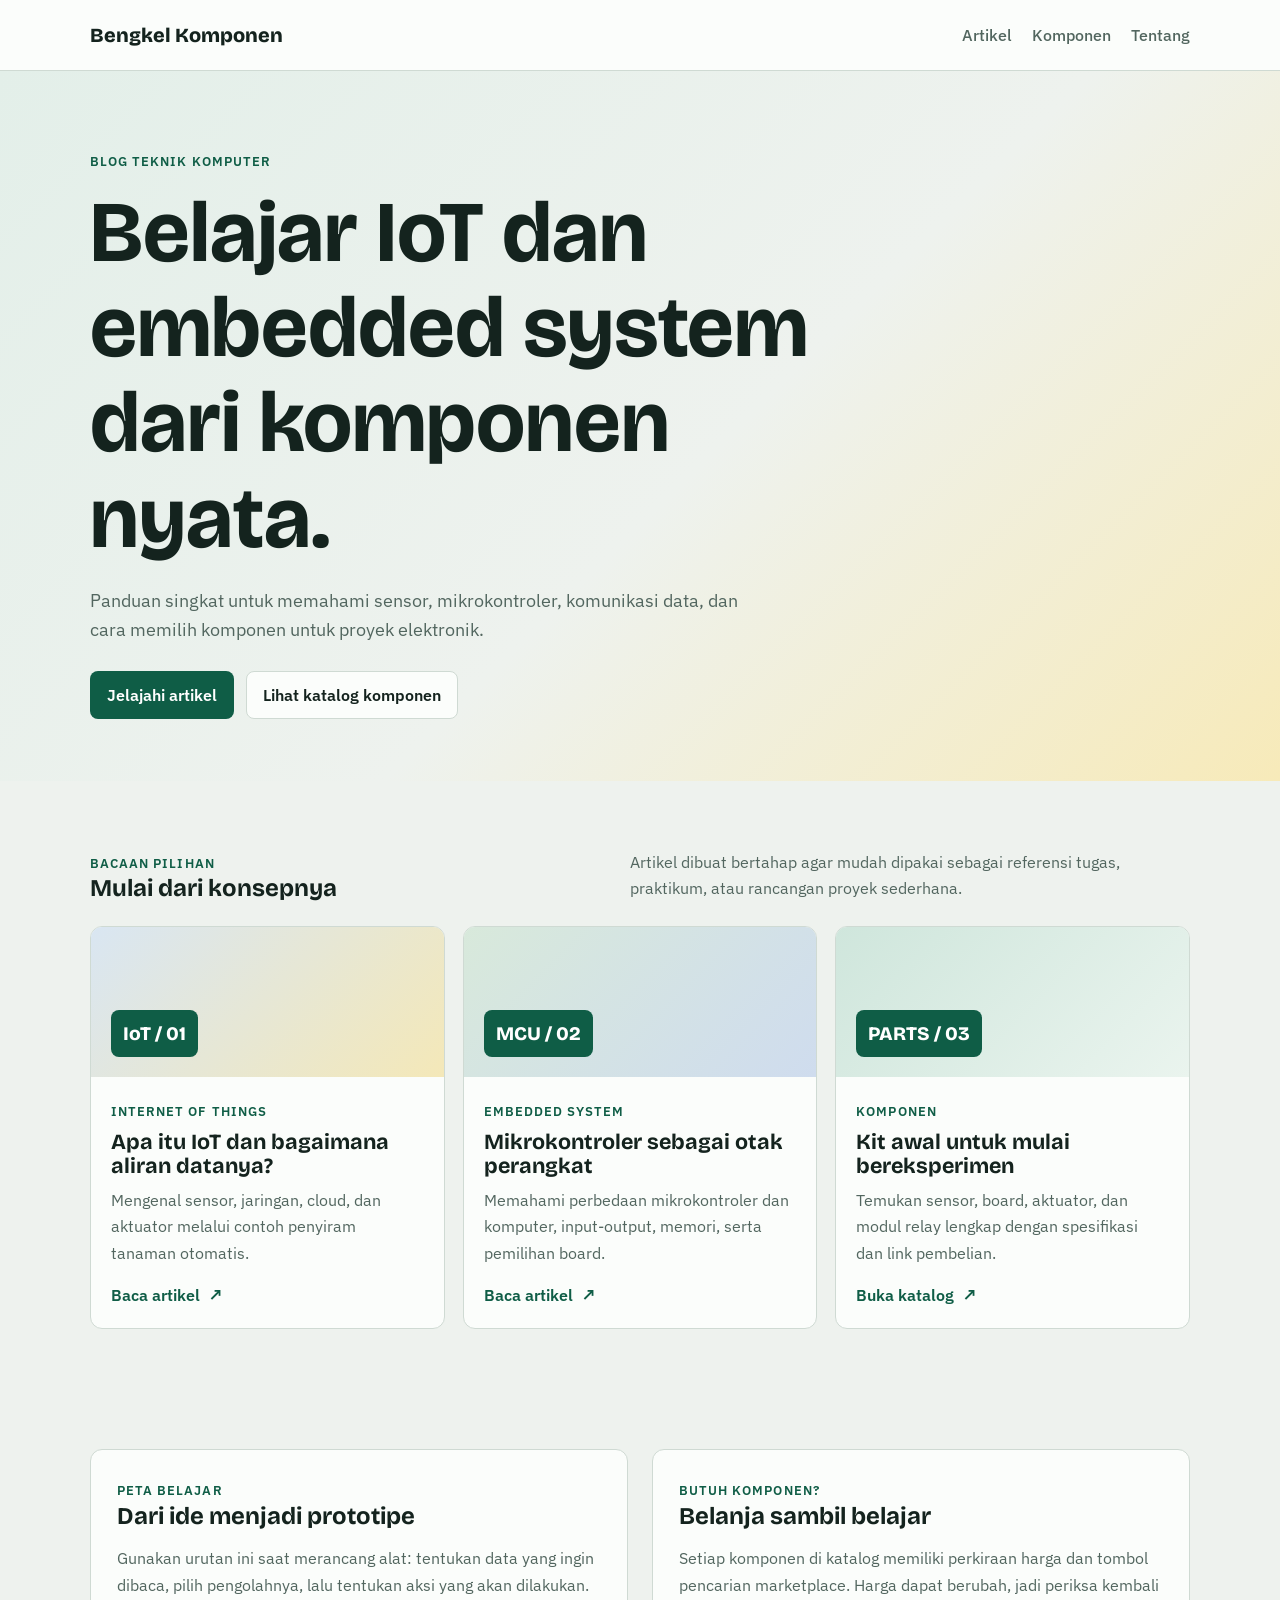
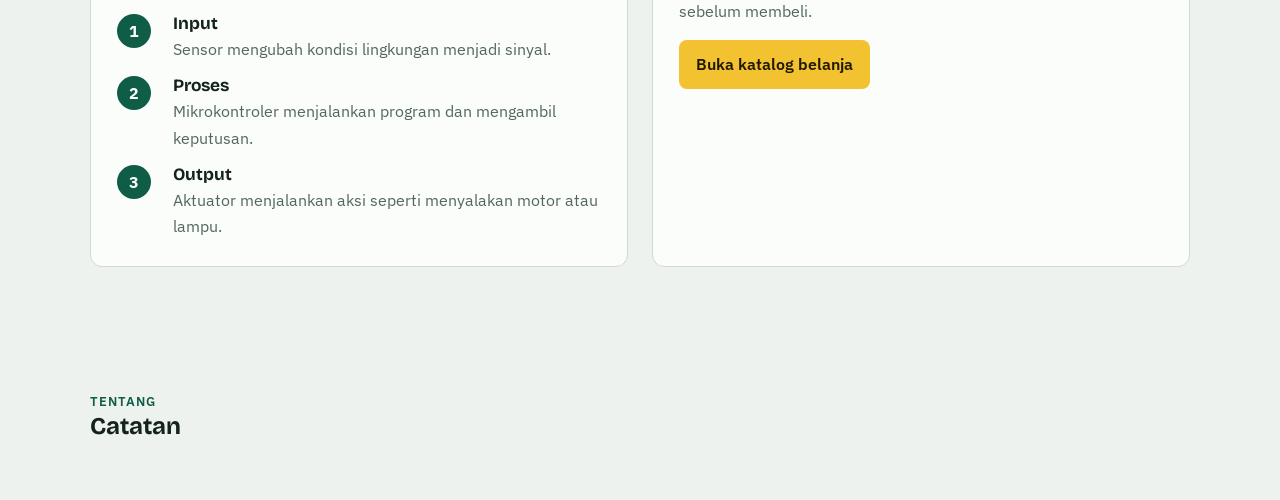
<file: index.html>
<!doctype html>
<html lang="id">

<head>
    <meta charset="utf-8">
    <meta name="viewport" content="width=device-width, initial-scale=1">

    <title>Bengkel Komponen | Blog Teknik Komputer</title>

    <!-- Google Adsens -->
    <script
        async
        src="https://pagead2.googlesyndication.com/pagead/js/adsbygoogle.js?client=ca-pub-1979333216692080"
        crossorigin="anonymous">
    </script>

    <!-- Google Fonts -->
    <link rel="preconnect" href="https://fonts.googleapis.com">
    <link
        href="https://fonts.googleapis.com/css2?family=Bricolage+Grotesque:wght@600;800&family=IBM+Plex+Sans:wght@400;500;600&display=swap"
        rel="stylesheet"
    >

    <!-- Styles -->
    <link rel="stylesheet" href="styles.css">
</head>

<body>

    <header class="top">
        <div class="wrap">
            <a class="brand" href="index.html">
                Bengkel Komponen
            </a>

            <nav class="nav">
                <a href="#artikel">Artikel</a>
                <a href="komponen.html">Komponen</a>
                <a href="#tentang">Tentang</a>
            </nav>
        </div>
    </header>

    <main>

        <!-- Hero -->
        <section class="hero">
            <div class="wrap">
                <span class="eyebrow">
                    Blog teknik komputer
                </span>

                <h1>
                    Belajar IoT dan embedded system dari komponen nyata.
                </h1>

                
                <p>
                    Panduan singkat untuk memahami sensor, mikrokontroler,
                    komunikasi data, dan cara memilih komponen untuk proyek elektronik.
                </p>

                <div class="actions">
                    <a class="btn main" href="#artikel">
                        Jelajahi artikel
                    </a>

                    <a class="btn ghost" href="komponen.html">
                        Lihat katalog komponen
                    </a>
                </div>
            </div>
        </section>

        <!-- Artikel -->
        <section class="section" id="artikel">
            <div class="wrap">

                <div class="section-head">
                    <div>
                        <span class="eyebrow">
                            Bacaan pilihan
                        </span>

                        <h2>
                            Mulai dari konsepnya
                        </h2>
                    </div>

                    <p>
                        Artikel dibuat bertahap agar mudah dipakai sebagai referensi
                        tugas, praktikum, atau rancangan proyek sederhana.
                    </p>
                </div>

                <div class="grid">

                    <!-- Artikel IoT -->
                    <article class="card">
                        <div class="visual iot">
                            <span class="chip">
                                IoT / 01
                            </span>
                        </div>

                        <div class="card-body">
                            <span class="tag">
                                Internet of Things
                            </span>

                            <h3>
                                Apa itu IoT dan bagaimana aliran datanya?
                            </h3>

                            <p>
                                Mengenal sensor, jaringan, cloud, dan aktuator
                                melalui contoh penyiram tanaman otomatis.
                            </p>

                            <a class="link" href="artikel-iot.html">
                                Baca artikel
                                <span class="link-icon" aria-hidden="true">↗</span>
                            </a>
                        </div>
                    </article>

                    <!-- Artikel Embedded System -->
                    <article class="card">
                        <div class="visual embedded">
                            <span class="chip">
                                MCU / 02
                            </span>
                        </div>

                        <div class="card-body">
                            <span class="tag">
                                Embedded system
                            </span>

                            <h3>
                                Mikrokontroler sebagai otak perangkat
                            </h3>

                            <p>
                                Memahami perbedaan mikrokontroler dan komputer,
                                input-output, memori, serta pemilihan board.
                            </p>

                            <a class="link" href="artikel-embedded-system.html">
                                Baca artikel
                                <span class="link-icon" aria-hidden="true">↗</span>
                            </a>
                        </div>
                    </article>

                    <!-- Katalog Komponen -->
                    <article class="card">
                        <div class="visual">
                            <span class="chip">
                                PARTS / 03
                            </span>
                        </div>

                        <div class="card-body">
                            <span class="tag">
                                Komponen
                            </span>

                            <h3>
                                Kit awal untuk mulai bereksperimen
                            </h3>

                            <p>
                                Temukan sensor, board, aktuator, dan modul relay
                                lengkap dengan spesifikasi dan link pembelian.
                            </p>

                            <a class="link" href="komponen.html">
                                Buka katalog
                                <span class="link-icon" aria-hidden="true">↗</span>
                            </a>
                        </div>
                    </article>

                </div>
            </div>
        </section>

        <!-- Peta Belajar -->
        <section class="section">
            <div class="wrap split">

                <div class="panel">
                    <span class="eyebrow">
                        Peta belajar
                    </span>

                    <h2>
                        Dari ide menjadi prototipe
                    </h2>

                    <p>
                        Gunakan urutan ini saat merancang alat: tentukan data
                        yang ingin dibaca, pilih pengolahnya, lalu tentukan aksi
                        yang akan dilakukan.
                    </p>

                    <div class="steps">

                        <div class="step">
                            <span class="number">1</span>

                            <div>
                                <h3>Input</h3>

                                <p>
                                    Sensor mengubah kondisi lingkungan menjadi sinyal.
                                </p>
                            </div>
                        </div>

                        <div class="step">
                            <span class="number">2</span>

                            <div>
                                <h3>Proses</h3>

                                <p>
                                    Mikrokontroler menjalankan program dan mengambil keputusan.
                                </p>
                            </div>
                        </div>

                        <div class="step">
                            <span class="number">3</span>

                            <div>
                                <h3>Output</h3>

                                <p>
                                    Aktuator menjalankan aksi seperti menyalakan motor atau lampu.
                                </p>
                            </div>
                        </div>

                    </div>
                </div>

                <div class="panel">
                    <span class="eyebrow">
                        Butuh komponen?
                    </span>

                    <h2>
                        Belanja sambil belajar
                    </h2>

                    <p>
                        Setiap komponen di katalog memiliki perkiraan harga
                        dan tombol pencarian marketplace. Harga dapat berubah,
                        jadi periksa kembali sebelum membeli.
                    </p>

                    <a class="btn buy" href="komponen.html">
                        Buka katalog belanja
                    </a>
                </div>

            </div>
        </section>

        <!-- Tentang -->
        <section class="section" id="tentang">
            <div class="wrap">

                <span class="eyebrow">
                    Tentang
                </span>

                <h2>
                    Catatan
</file>
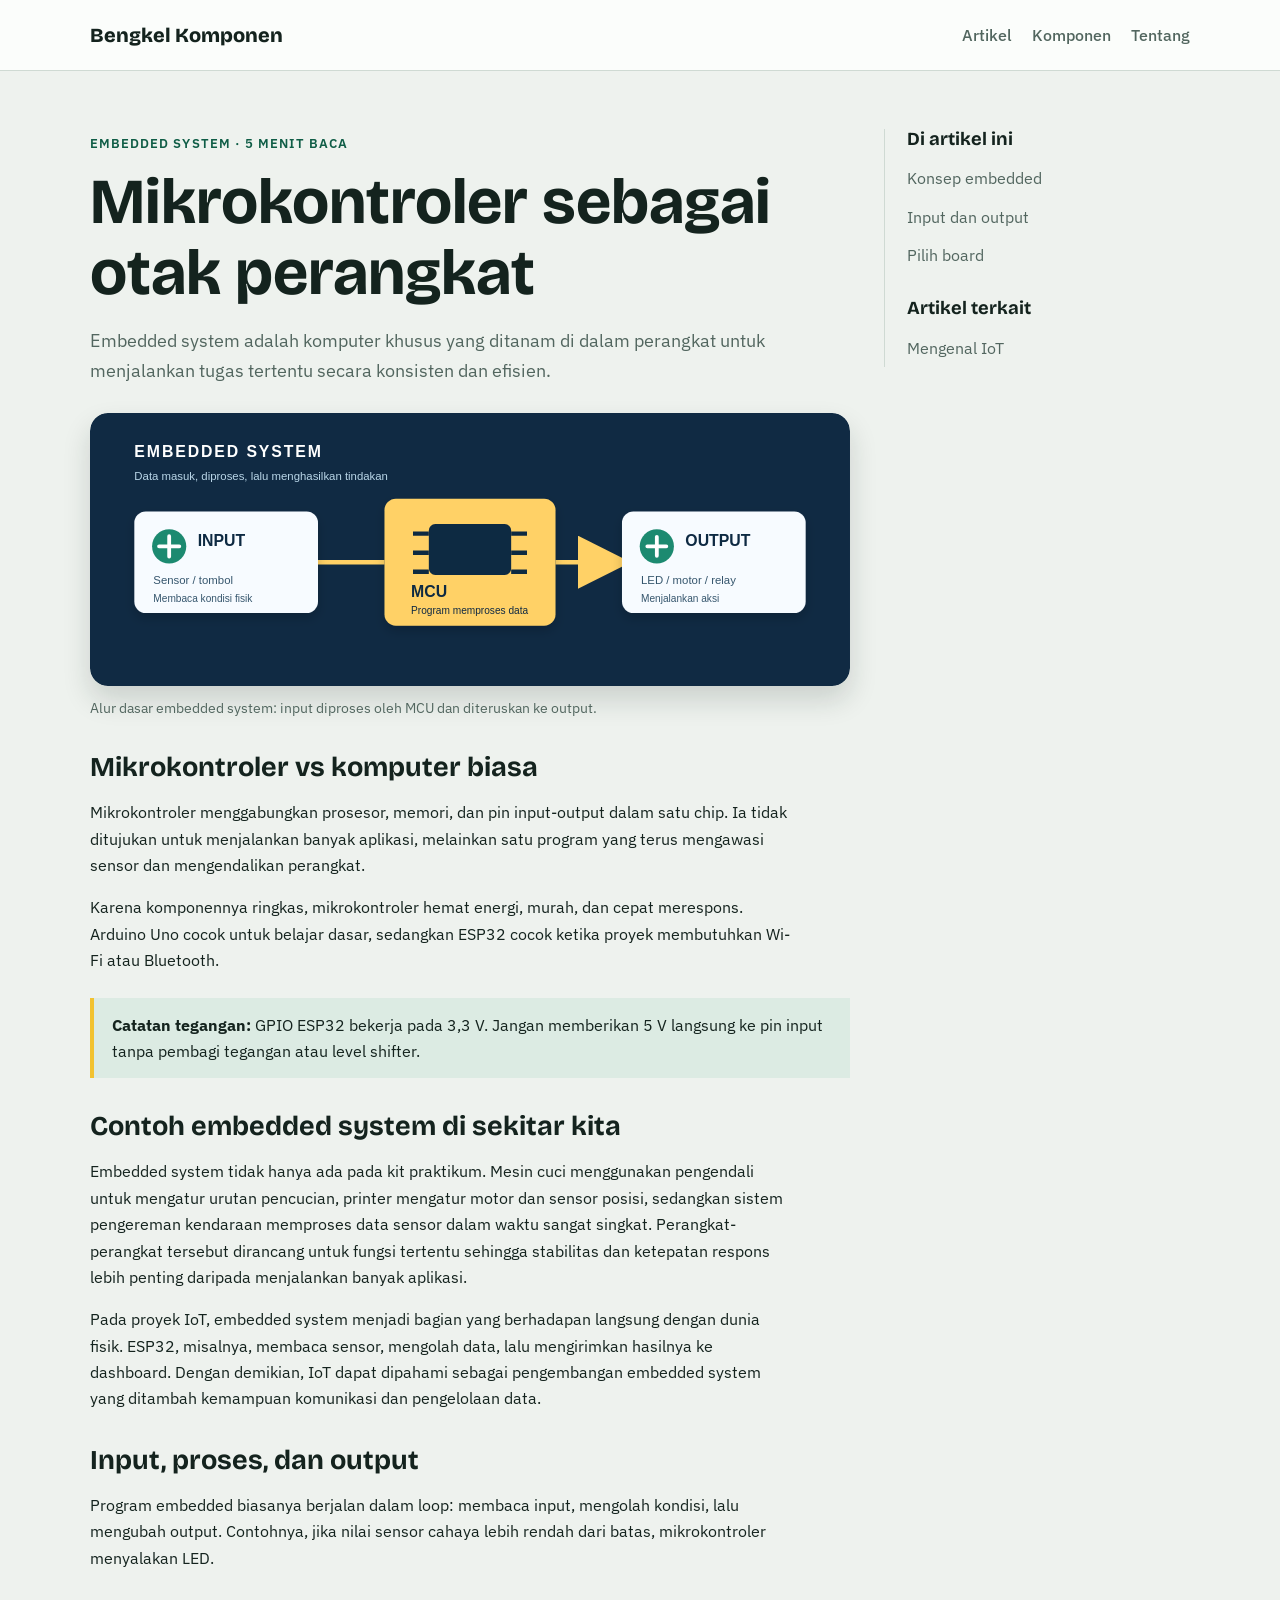
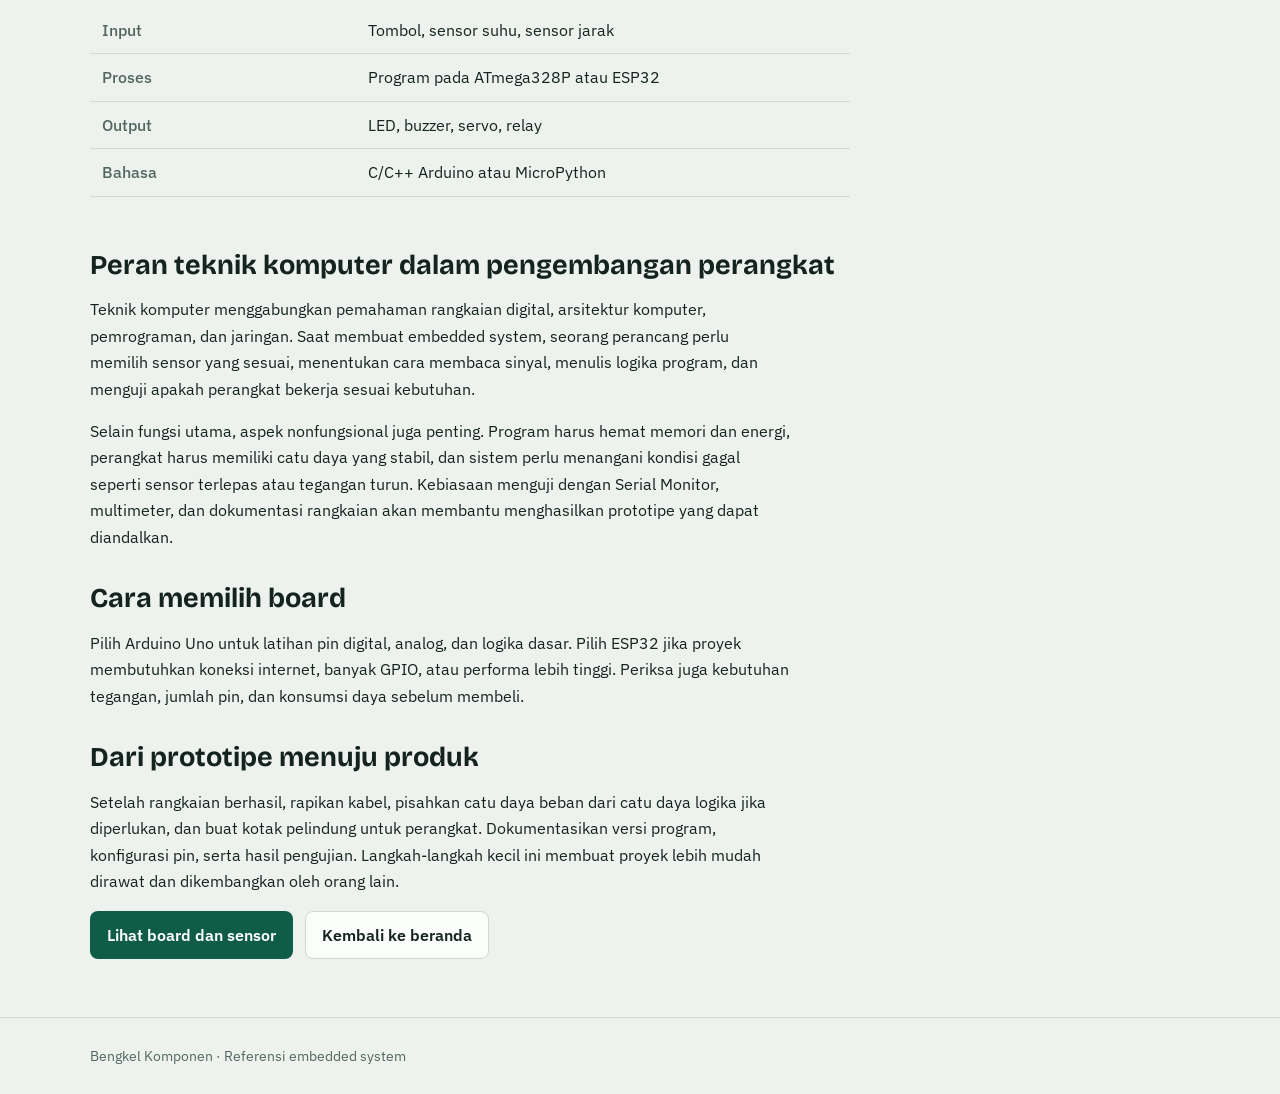
<file: artikel-embedded-system.html>
<!doctype html>
<html lang="id">
<head>
  <meta charset="utf-8">
  <meta name="viewport" content="width=device-width, initial-scale=1">
  <title>Mengenal Embedded System | Bengkel Komponen</title>
  <link rel="preconnect" href="https://fonts.googleapis.com">
  <link href="https://fonts.googleapis.com/css2?family=Bricolage+Grotesque:wght@600;800&family=IBM+Plex+Sans:wght@400;500;600&display=swap" rel="stylesheet">
  <link rel="stylesheet" href="styles.css">
</head>
<body>
  <header class="top">
    <div class="wrap">
      <a class="brand" href="index.html">Bengkel Komponen</a>
      <nav class="nav">
        <a href="index.html#artikel">Artikel</a>
        <a href="komponen.html">Komponen</a>
        <a href="index.html#tentang">Tentang</a>
      </nav>
    </div>
  </header>
  <main class="article">
    <div class="wrap article-layout">
      <article>
        <span class="eyebrow">Embedded system · 5 menit baca</span>
        <h1>Mikrokontroler sebagai otak perangkat</h1>
        <p class="article-intro">Embedded system adalah komputer khusus yang ditanam di dalam perangkat untuk menjalankan tugas tertentu secara konsisten dan efisien.</p>
        <figure class="article-visual topology-image">
          <img src="assets/embedded-topology.svg" alt="Diagram alur embedded system: input berupa sensor atau tombol diproses MCU lalu menghasilkan output seperti LED, motor, atau relay.">
          <figcaption>Alur dasar embedded system: input diproses oleh MCU dan diteruskan ke output.</figcaption>
        </figure>
        <h2>Mikrokontroler vs komputer biasa</h2>
        <p>Mikrokontroler menggabungkan prosesor, memori, dan pin input-output dalam satu chip. Ia tidak ditujukan untuk menjalankan banyak aplikasi, melainkan satu program yang terus mengawasi sensor dan mengendalikan perangkat.</p>
        <p>Karena komponennya ringkas, mikrokontroler hemat energi, murah, dan cepat merespons. Arduino Uno cocok untuk belajar dasar, sedangkan ESP32 cocok ketika proyek membutuhkan Wi-Fi atau Bluetooth.</p>
        <div class="callout"><b>Catatan tegangan:</b> GPIO ESP32 bekerja pada 3,3 V. Jangan memberikan 5 V langsung ke pin input tanpa pembagi tegangan atau level shifter.</div>
        <h2>Contoh embedded system di sekitar kita</h2>
        <p>Embedded system tidak hanya ada pada kit praktikum. Mesin cuci menggunakan pengendali untuk mengatur urutan pencucian, printer mengatur motor dan sensor posisi, sedangkan sistem pengereman kendaraan memproses data sensor dalam waktu sangat singkat. Perangkat-perangkat tersebut dirancang untuk fungsi tertentu sehingga stabilitas dan ketepatan respons lebih penting daripada menjalankan banyak aplikasi.</p>
        <p>Pada proyek IoT, embedded system menjadi bagian yang berhadapan langsung dengan dunia fisik. ESP32, misalnya, membaca sensor, mengolah data, lalu mengirimkan hasilnya ke dashboard. Dengan demikian, IoT dapat dipahami sebagai pengembangan embedded system yang ditambah kemampuan komunikasi dan pengelolaan data.</p>
        <h2>Input, proses, dan output</h2>
        <p>Program embedded biasanya berjalan dalam loop: membaca input, mengolah kondisi, lalu mengubah output. Contohnya, jika nilai sensor cahaya lebih rendah dari batas, mikrokontroler menyalakan LED.</p>
        <div class="tablewrap">
          <table class="spec">
            <tr><th>Input</th><td>Tombol, sensor suhu, sensor jarak</td></tr>
            <tr><th>Proses</th><td>Program pada ATmega328P atau ESP32</td></tr>
            <tr><th>Output</th><td>LED, buzzer, servo, relay</td></tr>
            <tr><th>Bahasa</th><td>C/C++ Arduino atau MicroPython</td></tr>
          </table>
        </div>
        <h2>Peran teknik komputer dalam pengembangan perangkat</h2>
        <p>Teknik komputer menggabungkan pemahaman rangkaian digital, arsitektur komputer, pemrograman, dan jaringan. Saat membuat embedded system, seorang perancang perlu memilih sensor yang sesuai, menentukan cara membaca sinyal, menulis logika program, dan menguji apakah perangkat bekerja sesuai kebutuhan.</p>
        <p>Selain fungsi utama, aspek nonfungsional juga penting. Program harus hemat memori dan energi, perangkat harus memiliki catu daya yang stabil, dan sistem perlu menangani kondisi gagal seperti sensor terlepas atau tegangan turun. Kebiasaan menguji dengan Serial Monitor, multimeter, dan dokumentasi rangkaian akan membantu menghasilkan prototipe yang dapat diandalkan.</p>
        <h2>Cara memilih board</h2>
        <p>Pilih Arduino Uno untuk latihan pin digital, analog, dan logika dasar. Pilih ESP32 jika proyek membutuhkan koneksi internet, banyak GPIO, atau performa lebih tinggi. Periksa juga kebutuhan tegangan, jumlah pin, dan konsumsi daya sebelum membeli.</p>
        <h2>Dari prototipe menuju produk</h2>
        <p>Setelah rangkaian berhasil, rapikan kabel, pisahkan catu daya beban dari catu daya logika jika diperlukan, dan buat kotak pelindung untuk perangkat. Dokumentasikan versi program, konfigurasi pin, serta hasil pengujian. Langkah-langkah kecil ini membuat proyek lebih mudah dirawat dan dikembangkan oleh orang lain.</p>
        <div class="actions">
          <a class="btn main" href="komponen.html">Lihat board dan sensor</a>
          <a class="btn ghost" href="index.html">Kembali ke beranda</a>
        </div>
      </article>
      <aside class="aside">
        <h3>Di artikel ini</h3>
        <a href="#">Konsep embedded</a>
        <a href="#">Input dan output</a>
        <a href="komponen.html">Pilih board</a>
        <h3 class="aside-heading">Artikel terkait</h3>
        <a href="artikel-iot.html">Mengenal IoT</a>
      </aside>
    </div>
  </main>
  <footer class="footer"><div class="wrap">Bengkel Komponen · Referensi embedded system</div></footer>
</body>
</html>
</file>
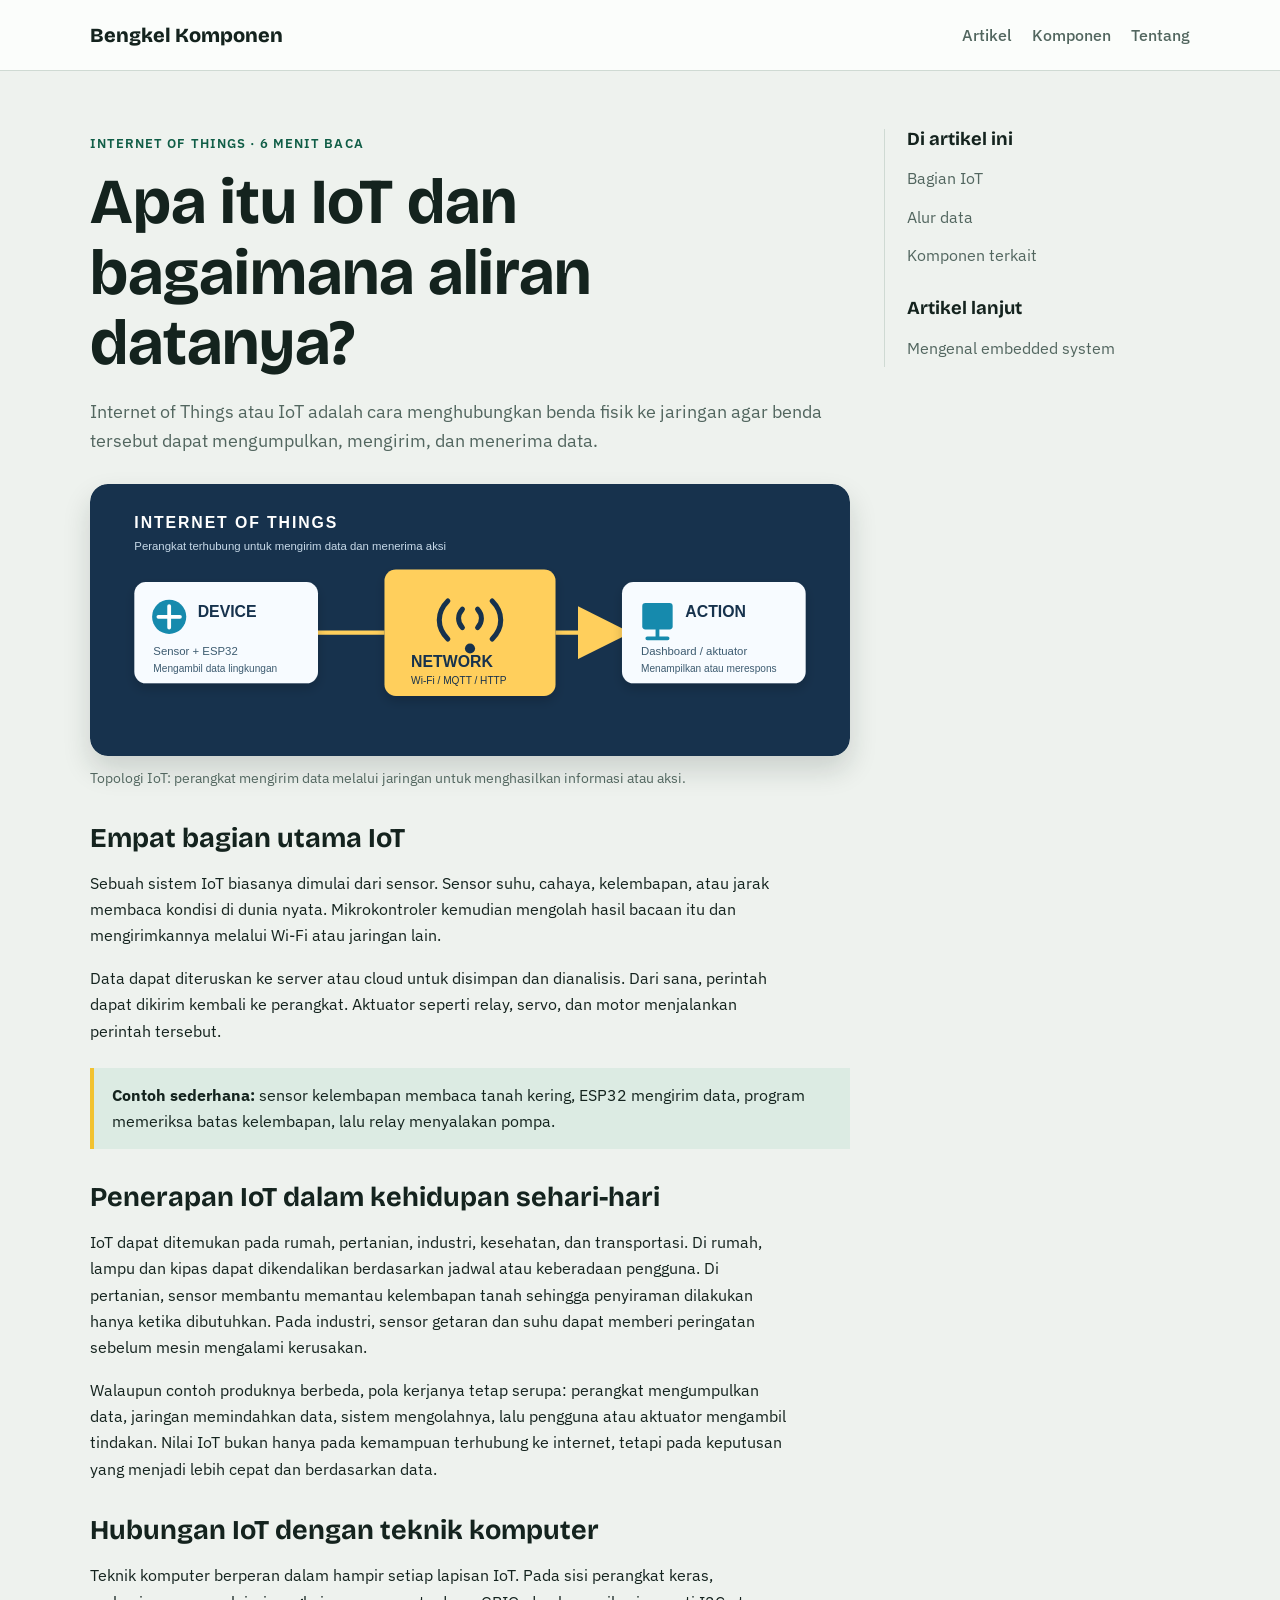
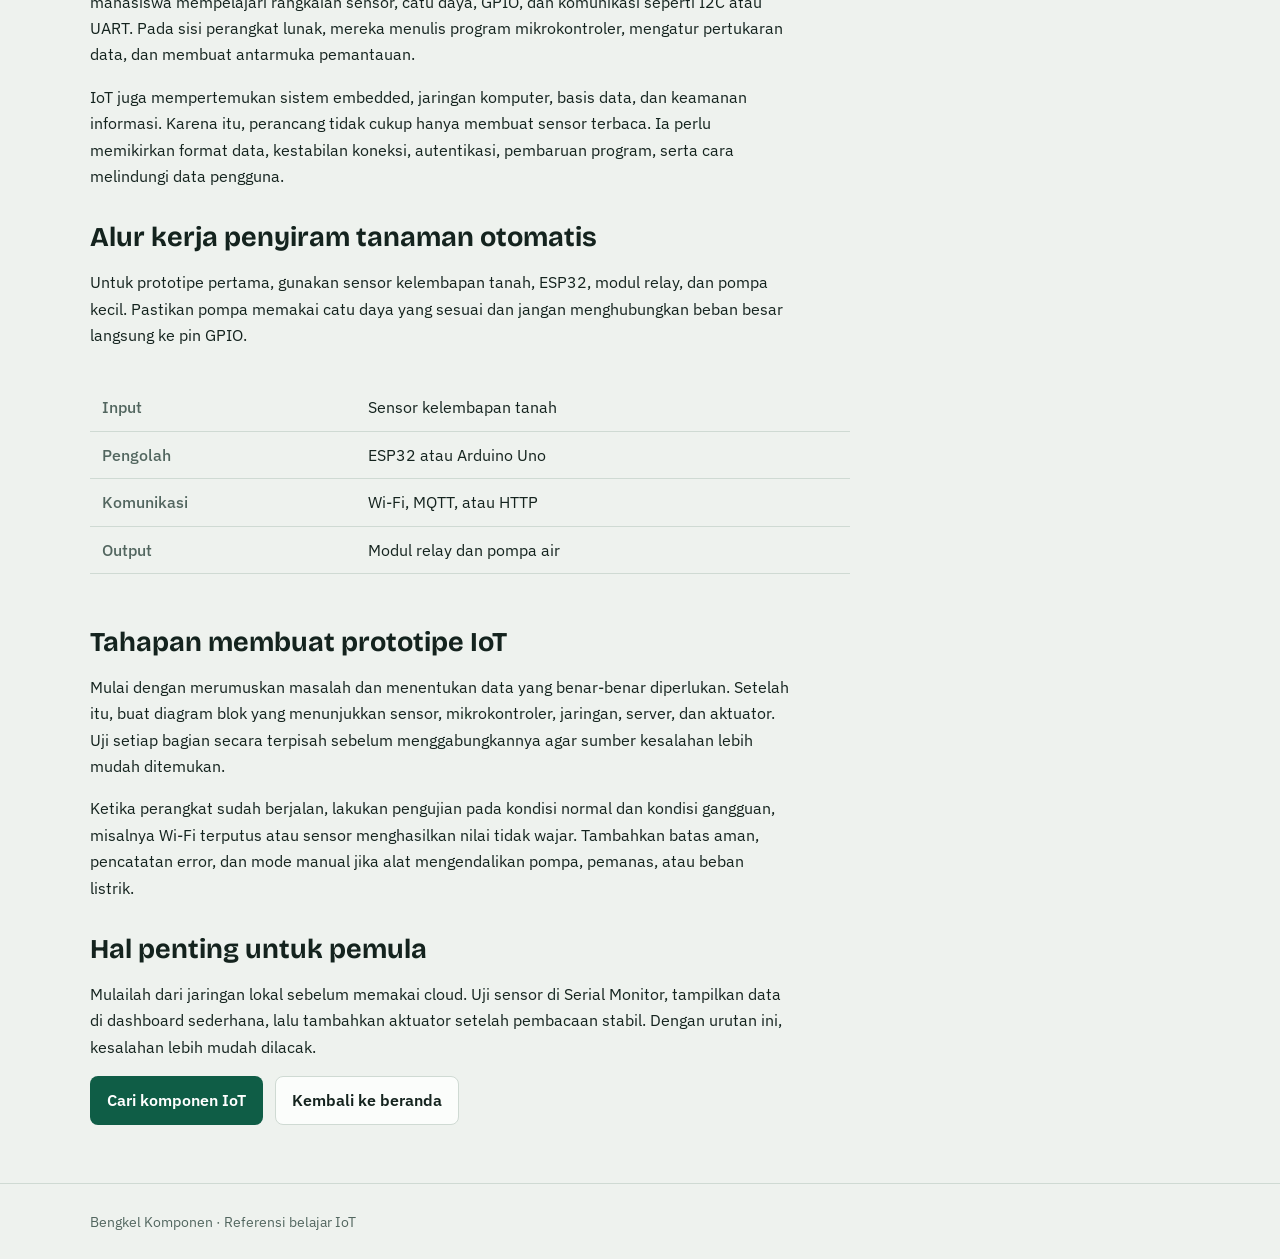
<file: artikel-iot.html>
<!doctype html>
<html lang="id">
<head>
  <meta charset="utf-8">
  <meta name="viewport" content="width=device-width, initial-scale=1">
  <title>Apa itu IoT? | Bengkel Komponen</title>
  <link rel="preconnect" href="https://fonts.googleapis.com">
  <link href="https://fonts.googleapis.com/css2?family=Bricolage+Grotesque:wght@600;800&family=IBM+Plex+Sans:wght@400;500;600&display=swap" rel="stylesheet">
  <link rel="stylesheet" href="styles.css">
</head>
<body>
  <header class="top">
    <div class="wrap">
      <a class="brand" href="index.html">Bengkel Komponen</a>
      <nav class="nav">
        <a href="index.html#artikel">Artikel</a>
        <a href="komponen.html">Komponen</a>
        <a href="index.html#tentang">Tentang</a>
      </nav>
    </div>
  </header>
  <main class="article">
    <div class="wrap article-layout">
      <article>
        <span class="eyebrow">Internet of Things · 6 menit baca</span>
        <h1>Apa itu IoT dan bagaimana aliran datanya?</h1>
        <p class="article-intro">Internet of Things atau IoT adalah cara menghubungkan benda fisik ke jaringan agar benda tersebut dapat mengumpulkan, mengirim, dan menerima data.</p>
        <figure class="article-visual topology-image">
          <img src="assets/iot-topology.svg" alt="Diagram topologi IoT: device mengirim data melalui network menuju dashboard atau aktuator sebagai action.">
          <figcaption>Topologi IoT: perangkat mengirim data melalui jaringan untuk menghasilkan informasi atau aksi.</figcaption>
        </figure>
        <h2>Empat bagian utama IoT</h2>
        <p>Sebuah sistem IoT biasanya dimulai dari sensor. Sensor suhu, cahaya, kelembapan, atau jarak membaca kondisi di dunia nyata. Mikrokontroler kemudian mengolah hasil bacaan itu dan mengirimkannya melalui Wi-Fi atau jaringan lain.</p>
        <p>Data dapat diteruskan ke server atau cloud untuk disimpan dan dianalisis. Dari sana, perintah dapat dikirim kembali ke perangkat. Aktuator seperti relay, servo, dan motor menjalankan perintah tersebut.</p>
        <div class="callout"><b>Contoh sederhana:</b> sensor kelembapan membaca tanah kering, ESP32 mengirim data, program memeriksa batas kelembapan, lalu relay menyalakan pompa.</div>
        <h2>Penerapan IoT dalam kehidupan sehari-hari</h2>
        <p>IoT dapat ditemukan pada rumah, pertanian, industri, kesehatan, dan transportasi. Di rumah, lampu dan kipas dapat dikendalikan berdasarkan jadwal atau keberadaan pengguna. Di pertanian, sensor membantu memantau kelembapan tanah sehingga penyiraman dilakukan hanya ketika dibutuhkan. Pada industri, sensor getaran dan suhu dapat memberi peringatan sebelum mesin mengalami kerusakan.</p>
        <p>Walaupun contoh produknya berbeda, pola kerjanya tetap serupa: perangkat mengumpulkan data, jaringan memindahkan data, sistem mengolahnya, lalu pengguna atau aktuator mengambil tindakan. Nilai IoT bukan hanya pada kemampuan terhubung ke internet, tetapi pada keputusan yang menjadi lebih cepat dan berdasarkan data.</p>
        <h2>Hubungan IoT dengan teknik komputer</h2>
        <p>Teknik komputer berperan dalam hampir setiap lapisan IoT. Pada sisi perangkat keras, mahasiswa mempelajari rangkaian sensor, catu daya, GPIO, dan komunikasi seperti I2C atau UART. Pada sisi perangkat lunak, mereka menulis program mikrokontroler, mengatur pertukaran data, dan membuat antarmuka pemantauan.</p>
        <p>IoT juga mempertemukan sistem embedded, jaringan komputer, basis data, dan keamanan informasi. Karena itu, perancang tidak cukup hanya membuat sensor terbaca. Ia perlu memikirkan format data, kestabilan koneksi, autentikasi, pembaruan program, serta cara melindungi data pengguna.</p>
        <h2>Alur kerja penyiram tanaman otomatis</h2>
        <p>Untuk prototipe pertama, gunakan sensor kelembapan tanah, ESP32, modul relay, dan pompa kecil. Pastikan pompa memakai catu daya yang sesuai dan jangan menghubungkan beban besar langsung ke pin GPIO.</p>
        <div class="tablewrap">
          <table class="spec">
            <tr><th>Input</th><td>Sensor kelembapan tanah</td></tr>
            <tr><th>Pengolah</th><td>ESP32 atau Arduino Uno</td></tr>
            <tr><th>Komunikasi</th><td>Wi-Fi, MQTT, atau HTTP</td></tr>
            <tr><th>Output</th><td>Modul relay dan pompa air</td></tr>
          </table>
        </div>
        <h2>Tahapan membuat prototipe IoT</h2>
        <p>Mulai dengan merumuskan masalah dan menentukan data yang benar-benar diperlukan. Setelah itu, buat diagram blok yang menunjukkan sensor, mikrokontroler, jaringan, server, dan aktuator. Uji setiap bagian secara terpisah sebelum menggabungkannya agar sumber kesalahan lebih mudah ditemukan.</p>
        <p>Ketika perangkat sudah berjalan, lakukan pengujian pada kondisi normal dan kondisi gangguan, misalnya Wi-Fi terputus atau sensor menghasilkan nilai tidak wajar. Tambahkan batas aman, pencatatan error, dan mode manual jika alat mengendalikan pompa, pemanas, atau beban listrik.</p>
        <h2>Hal penting untuk pemula</h2>
        <p>Mulailah dari jaringan lokal sebelum memakai cloud. Uji sensor di Serial Monitor, tampilkan data di dashboard sederhana, lalu tambahkan aktuator setelah pembacaan stabil. Dengan urutan ini, kesalahan lebih mudah dilacak.</p>
        <div class="actions">
          <a class="btn main" href="komponen.html">Cari komponen IoT</a>
          <a class="btn ghost" href="index.html">Kembali ke beranda</a>
        </div>
      </article>
      <aside class="aside">
        <h3>Di artikel ini</h3>
        <a href="#">Bagian IoT</a>
        <a href="#">Alur data</a>
        <a href="komponen.html">Komponen terkait</a>
        <h3 class="aside-heading">Artikel lanjut</h3>
        <a href="artikel-embedded-system.html">Mengenal embedded system</a>
      </aside>
    </div>
  </main>
  <footer class="footer"><div class="wrap">Bengkel Komponen · Referensi belajar IoT</div></footer>
</body>
</html>
</file>
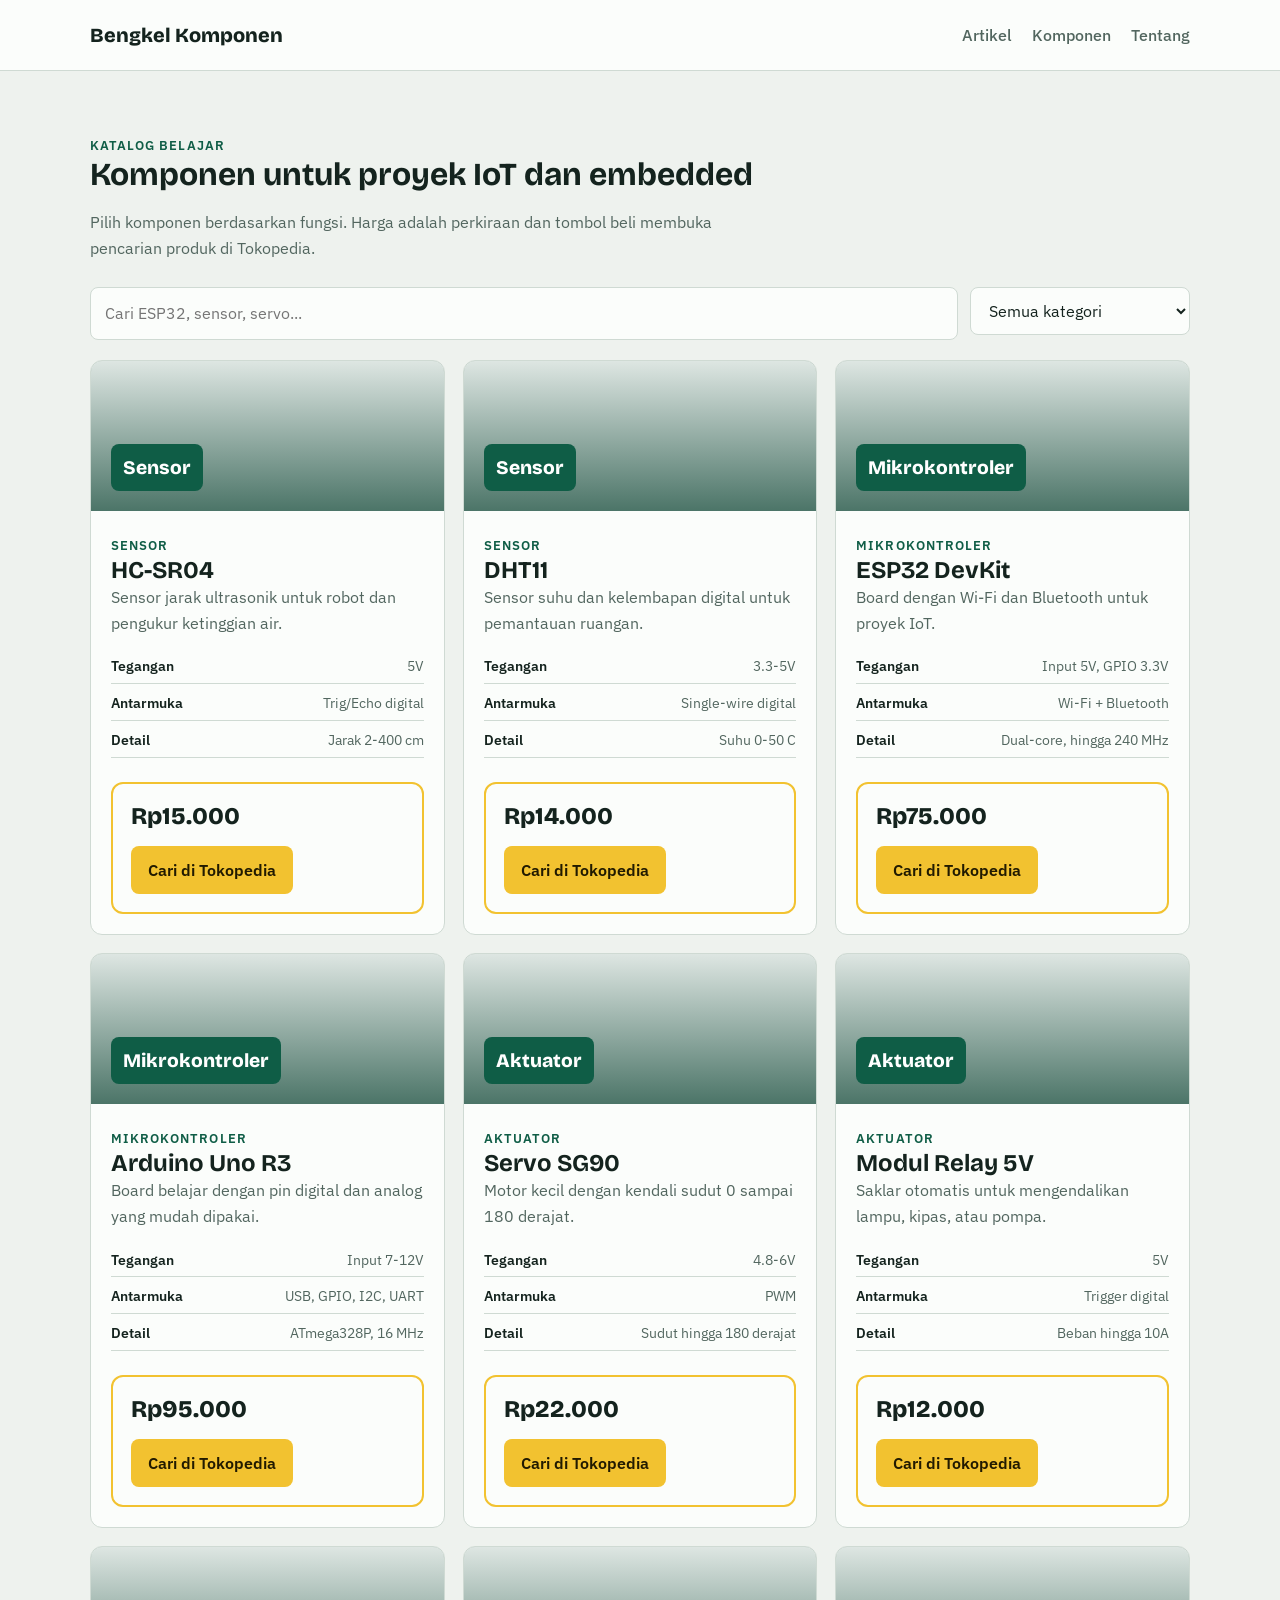
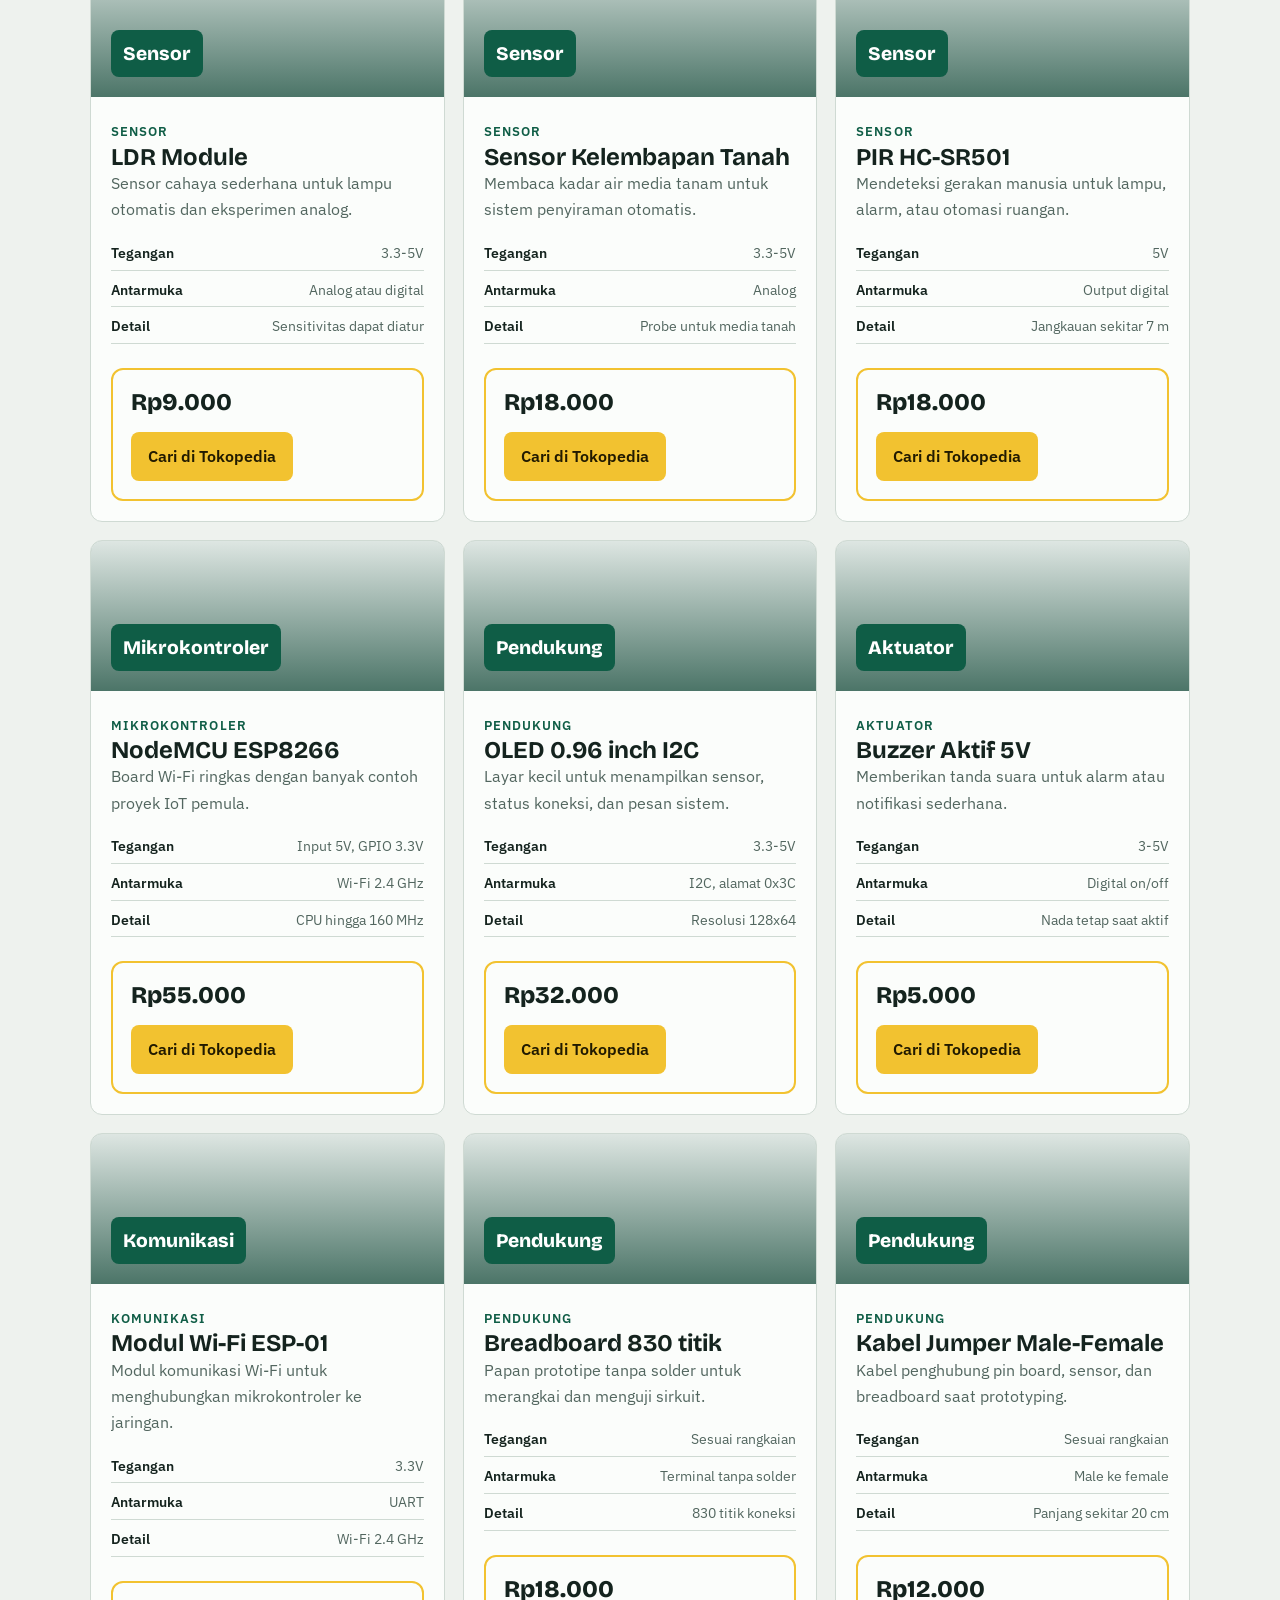
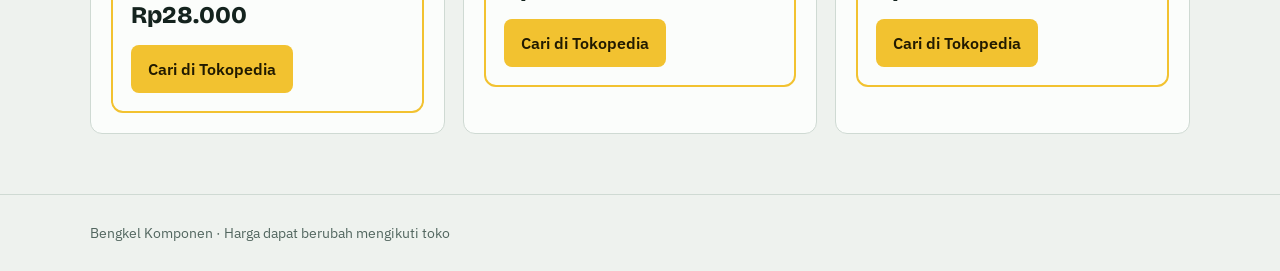
<file: komponen.html>
<!doctype html>
<html lang="id">
<head>
  <meta charset="utf-8">
  <meta name="viewport" content="width=device-width, initial-scale=1">
  <title>Katalog Komponen | Bengkel Komponen</title>
  <link rel="preconnect" href="https://fonts.googleapis.com">
  <link href="https://fonts.googleapis.com/css2?family=Bricolage+Grotesque:wght@600;800&family=IBM+Plex+Sans:wght@400;500;600&display=swap" rel="stylesheet">
  <link rel="stylesheet" href="styles.css">
  <script src="catalog.js" defer></script>
</head>
<body>
  <header class="top">
    <div class="wrap">
      <a class="brand" href="index.html">Bengkel Komponen</a>
      <nav class="nav">
        <a href="index.html#artikel">Artikel</a>
        <a href="komponen.html">Komponen</a>
        <a href="index.html#tentang">Tentang</a>
      </nav>
    </div>
  </header>
  <main class="section">
    <div class="wrap">
      <span class="eyebrow">Katalog belajar</span>
      <h1>Komponen untuk proyek IoT dan embedded</h1>
      <p class="catalog-intro">Pilih komponen berdasarkan fungsi. Harga adalah perkiraan dan tombol beli membuka pencarian produk di Tokopedia.</p>
      <div class="catalog-controls">
        <div>
          <label class="sr-only" for="search">Cari komponen</label>
          <input class="search" id="search" type="search" placeholder="Cari ESP32, sensor, servo...">
        </div>
        <div>
          <label class="sr-only" for="category">Filter kategori</label>
          <select class="search" id="category">
            <option value="Semua">Semua kategori</option>
            <option value="Sensor">Sensor</option>
            <option value="Mikrokontroler">Mikrokontroler</option>
            <option value="Aktuator">Aktuator</option>
            <option value="Komunikasi">Komunikasi</option>
            <option value="Pendukung">Pendukung</option>
          </select>
        </div>
      </div>
      <div class="grid" id="catalog"></div>
    </div>
  </main>
  <footer class="footer"><div class="wrap">Bengkel Komponen · Harga dapat berubah mengikuti toko</div></footer>
</body>
</html>
</file>
<file: styles.css>
.article-visual{margin:28px 0}
.catalog-controls{display:grid;grid-template-columns:minmax(0,1fr) 220px;gap:12px;margin:26px 0 20px}.catalog-controls .search{margin:0}.link-icon{display:inline-block;margin-left:4px;font-size:1.15em;line-height:0;transition:transform .2s ease}.link:hover .link-icon{transform:translate(2px,-2px)}.flow-chip{display:inline-flex;align-items:center;gap:8px}.flow-icon{color:var(--solder);font-size:1.2em;line-height:1}
.component-specs{display:grid;gap:7px;margin:18px 0;color:var(--muted);font-size:.9rem}.component-specs span{display:flex;justify-content:space-between;gap:12px;border-bottom:1px solid var(--line);padding-bottom:5px}.component-specs b{color:var(--ink);font-weight:600}
.component-visual{background-position:center;background-size:cover;position:relative}.component-visual::after{content:"";position:absolute;inset:0;background:linear-gradient(180deg,rgba(8,64,47,.12),rgba(8,64,47,.72))}.component-visual .chip{position:relative;z-index:1}
.topology-image{margin:28px 0}.topology-image img{display:block;width:100%;height:auto;border-radius:18px;box-shadow:0 14px 28px rgba(20,35,30,.16)}.topology-image figcaption{margin-top:10px;color:var(--muted);font-size:.9rem}
@media(max-width:760px){.catalog-controls{grid-template-columns:1fr}}
@media(max-width:600px){.wrap{width:min(100% - 28px,1100px)}.article{padding:40px 0}.article h1{font-size:clamp(2rem,11vw,3rem)}.topology-image{margin:22px 0}.topology-image img{border-radius:12px}.topology-image figcaption{font-size:.82rem}}
.catalog-intro{color:var(--muted);max-width:650px}
.aside-heading{margin-top:24px}
.sr-only{position:absolute;width:1px;height:1px;padding:0;margin:-1px;overflow:hidden;clip:rect(0,0,0,0);white-space:nowrap;border:0}
:root{--bg:#eef2ee;--surface:#fbfdfb;--ink:#14231e;--muted:#52665f;--line:#cfdad3;--pcb:#0f5d46;--pcb-dark:#08402f;--solder:#f2c230;--soft:#dcebe3;--blue:#cfdcee;box-sizing:border-box}*{box-sizing:border-box}html{scroll-behavior:smooth}body{margin:0;background:var(--bg);color:var(--ink);font:16px/1.65 "IBM Plex Sans",system-ui,sans-serif}h1,h2,h3{font-family:"Bricolage Grotesque","IBM Plex Sans",sans-serif;line-height:1.1;margin:0}a{color:inherit}.wrap{width:min(1100px,calc(100% - 40px));margin:auto}.top{background:var(--surface);border-bottom:1px solid var(--line);position:sticky;top:0;z-index:3}.top .wrap{display:flex;align-items:center;justify-content:space-between;gap:20px;min-height:70px}.brand{text-decoration:none;font:800 1.25rem "Bricolage Grotesque",sans-serif}.nav{display:flex;gap:20px;flex-wrap:wrap}.nav a{text-decoration:none;color:var(--muted);font-weight:500}.nav a:hover{color:var(--pcb)}.hero{padding:76px 0 62px;background:linear-gradient(135deg,#e3efe9 0%,var(--bg) 55%,#f7eab9 100%)}.eyebrow,.tag{color:var(--pcb);font-size:.82rem;font-weight:600;text-transform:uppercase;letter-spacing:.08em}.hero h1{font-size:clamp(2.5rem,7vw,5.4rem);max-width:760px;margin-top:12px}.hero p{max-width:650px;color:var(--muted);font-size:1.12rem;margin:20px 0 26px}.actions{display:flex;gap:12px;flex-wrap:wrap}.btn{display:inline-block;padding:10px 16px;border-radius:8px;text-decoration:none;font-weight:600;border:1px solid transparent}.btn.main{background:var(--pcb);color:#fff}.btn.buy{background:var(--solder);color:#211a00}.btn.ghost{border-color:var(--line);background:var(--surface)}.section{padding:60px 0}.section-head{display:flex;justify-content:space-between;align-items:end;gap:20px;margin-bottom:24px}.section-head p{color:var(--muted);max-width:560px;margin:8px 0 0}.grid{display:grid;grid-template-columns:repeat(3,1fr);gap:18px}.card{background:var(--surface);border:1px solid var(--line);border-radius:12px;overflow:hidden}.visual{min-height:150px;padding:20px;display:flex;align-items:end;background:linear-gradient(135deg,#cfe6dc,#eaf4ee)}.visual.iot{background:linear-gradient(135deg,#d9e6f2,#f4e8b8)}.visual.embedded{background:linear-gradient(135deg,#d8e9db,#cfdcee)}.visual .chip{background:var(--pcb);color:#fff;padding:12px;border-radius:8px;font:800 1.2rem "Bricolage Grotesque",sans-serif}.card-body{padding:20px}.card h3{font-size:1.35rem;margin:8px 0}.card p{color:var(--muted);margin:0 0 16px}.link{color:var(--pcb);font-weight:600;text-decoration:none}.split{display:grid;grid-template-columns:1fr 1fr;gap:24px;align-items:stretch}.panel{padding:26px;border:1px solid var(--line);border-radius:12px;background:var(--surface)}.panel p{color:var(--muted)}.steps{display:grid;gap:14px}.step{display:grid;grid-template-columns:42px 1fr;gap:14px;align-items:start}.number{width:34px;height:34px;border-radius:50%;display:grid;place-items:center;background:var(--pcb);color:#fff;font-weight:700}.step h3{font-size:1.08rem}.step p{margin:3px 0 0;color:var(--muted)}.article{padding:58px 0}.article-layout{display:grid;grid-template-columns:minmax(0,760px) 260px;gap:34px}.article h1{font-size:clamp(2.2rem,5vw,4rem);margin:12px 0 18px}.article-intro{font-size:1.12rem;color:var(--muted)}.article h2{font-size:1.7rem;margin:34px 0 10px}.article p{max-width:70ch}.callout{border-left:4px solid var(--solder);background:var(--soft);padding:14px 18px;margin:24px 0}.aside{border-left:1px solid var(--line);padding-left:22px;height:max-content;position:sticky;top:100px}.aside h3{font-size:1.15rem;margin-bottom:10px}.aside a{display:block;color:var(--muted);text-decoration:none;padding:6px 0}.aside a:hover{color:var(--pcb)}.tablewrap{overflow:auto}.spec{border-collapse:collapse;width:100%;margin:20px 0}.spec th,.spec td{text-align:left;padding:10px 12px;border-bottom:1px solid var(--line)}.spec th{color:var(--muted);font-weight:500;width:35%}.buybox{display:flex;justify-content:space-between;align-items:center;gap:16px;flex-wrap:wrap;border:2px solid var(--solder);border-radius:12px;padding:18px;margin-top:24px}.buybox strong{font:800 1.5rem "Bricolage Grotesque",sans-serif}.search{width:100%;padding:12px 14px;border:1px solid var(--line);border-radius:8px;background:var(--surface);color:var(--ink);font:inherit;margin-bottom:20px}.footer{border-top:1px solid var(--line);padding:26px 0;color:var(--muted);font-size:.9rem}@media(max-width:760px){.top .wrap{align-items:flex-start;padding:14px 0}.grid,.split,.article-layout{grid-template-columns:1fr}.aside{position:static;border-left:0;border-top:1px solid var(--line);padding:20px 0 0}.section-head{display:block}.wrap{width:min(100% - 28px,1100px)}}
</file>
